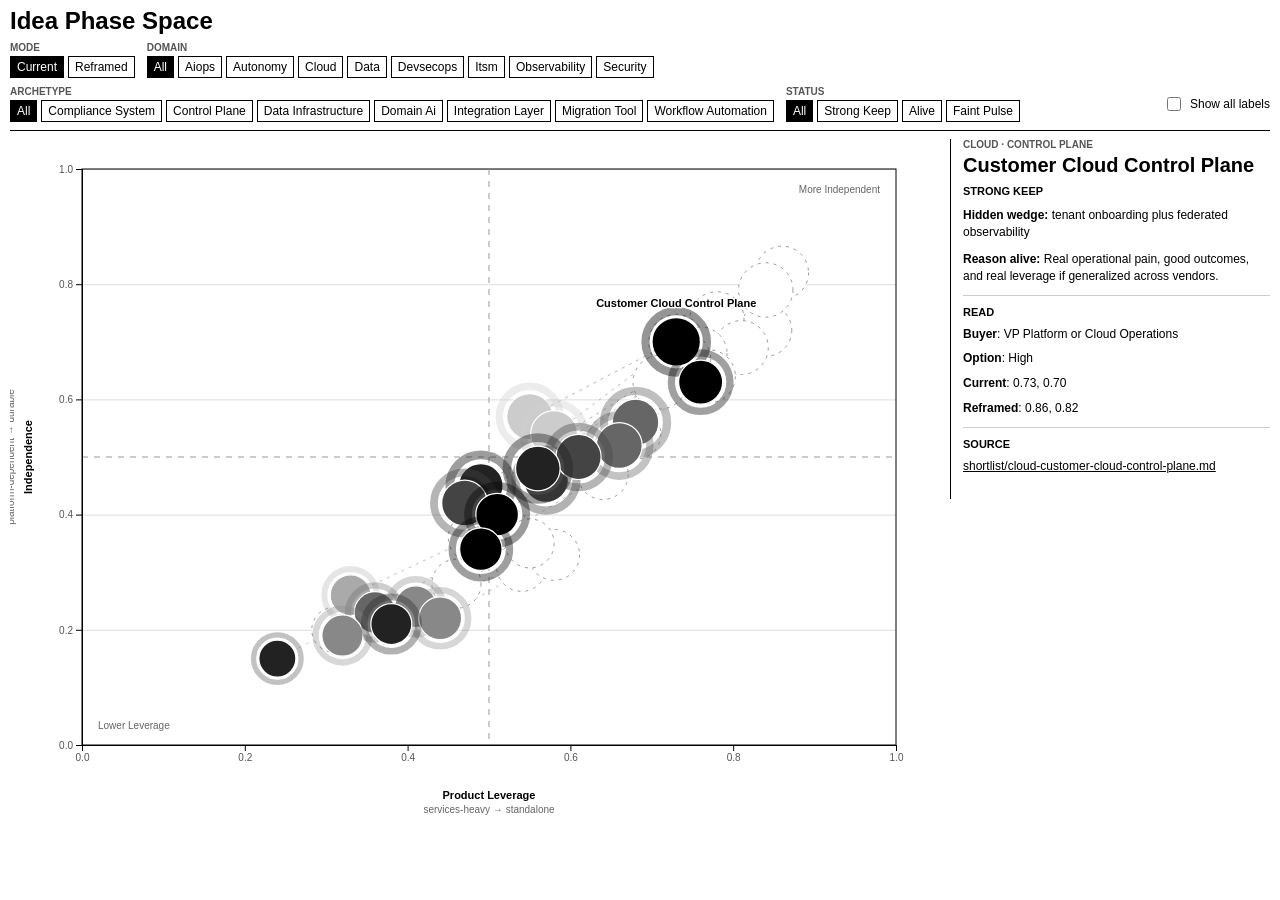
<file: viz/index.html>
<!doctype html>
<html lang="en">
  <head>
    <meta charset="utf-8">
    <meta name="viewport" content="width=device-width, initial-scale=1">
    <title>Idea Phase Space</title>
    <link rel="stylesheet" href="./styles.css">
  </head>
  <body>
    <div class="app-shell">
      <header class="topbar">
        <h1>Idea Phase Space</h1>
      </header>

      <section class="control-strip">
        <div class="control-group">
          <span class="control-label">Mode</span>
          <div class="segmented" id="mode-toggle">
            <button type="button" class="is-active" data-mode="current">Current</button>
            <button type="button" data-mode="reframed">Reframed</button>
          </div>
        </div>
        <div class="control-group" id="domain-filter"></div>
        <div class="control-group" id="archetype-filter"></div>
        <div class="control-group" id="status-filter"></div>
        <label class="checkbox-control">
          <input type="checkbox" id="show-all-labels">
          <span>Show all labels</span>
        </label>
      </section>

      <main class="workspace">
        <section class="chart-panel">
          <div class="chart-frame">
            <svg id="phase-space" aria-label="Idea phase space scatterplot"></svg>
          </div>
        </section>

        <aside class="detail-panel">
          <div class="detail-card" id="detail-card"></div>
        </aside>
      </main>
    </div>

    <script src="./d3.min.js"></script>
    <script src="./data/ontology.shortlist.js"></script>
    <script src="./app.js"></script>
  </body>
</html>
</file>
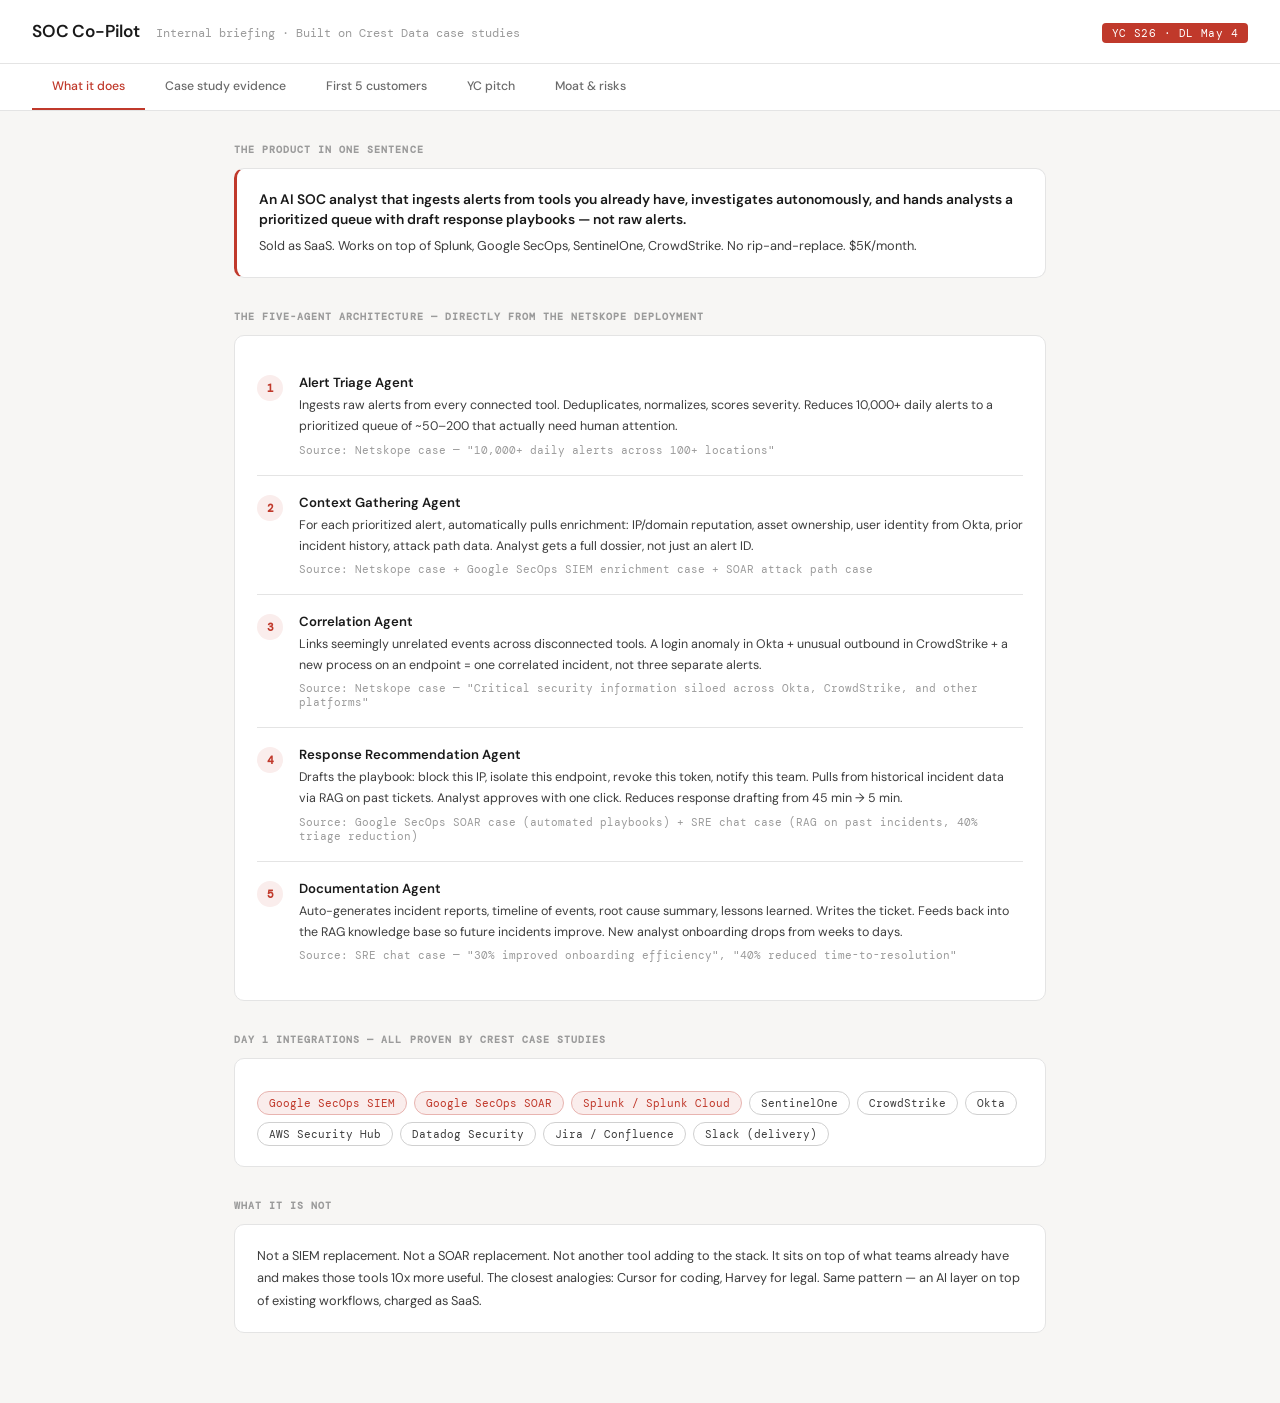
<file: soc_copilot_full_breakdown.html>
<!DOCTYPE html>
<html lang="en">
<head>
<meta charset="UTF-8">
<meta name="viewport" content="width=device-width, initial-scale=1.0">
<title>SOC Co-Pilot — Full Breakdown</title>
<style>
  @import url('https://fonts.googleapis.com/css2?family=DM+Mono:wght@400;500&family=DM+Sans:wght@300;400;500;600&display=swap');

  *, *::before, *::after { box-sizing: border-box; margin: 0; padding: 0; }

  :root {
    --red: #C0392B;
    --red-light: #FAEDEC;
    --red-mid: #E8B4B0;
    --amber: #B7600A;
    --amber-light: #FDF3E3;
    --green: #2D6A4F;
    --green-light: #EAF4EE;
    --blue: #1A4F8A;
    --blue-light: #EBF2FB;
    --ink: #1A1A1A;
    --ink-2: #3D3D3D;
    --ink-3: #6B6B6B;
    --ink-4: #9B9B9B;
    --border: #E4E4E4;
    --border-2: #D0D0D0;
    --bg: #F7F6F4;
    --white: #FFFFFF;
    --card: #FFFFFF;
  }

  html { font-size: 15px; }

  body {
    font-family: 'DM Sans', sans-serif;
    background: var(--bg);
    color: var(--ink);
    min-height: 100vh;
    padding: 0;
  }

  /* HEADER */
  .site-header {
    background: var(--white);
    border-bottom: 1px solid var(--border);
    padding: 20px 32px;
    display: flex;
    align-items: baseline;
    gap: 16px;
  }
  .site-title {
    font-size: 1.15rem;
    font-weight: 600;
    color: var(--ink);
    letter-spacing: -0.01em;
  }
  .site-sub {
    font-size: 0.8rem;
    color: var(--ink-4);
    font-family: 'DM Mono', monospace;
  }
  .yc-badge {
    margin-left: auto;
    font-size: 0.72rem;
    font-family: 'DM Mono', monospace;
    background: var(--red);
    color: white;
    padding: 3px 10px;
    border-radius: 4px;
    letter-spacing: 0.04em;
  }

  /* TABS */
  .tabs-bar {
    background: var(--white);
    border-bottom: 1px solid var(--border);
    padding: 0 32px;
    display: flex;
    gap: 0;
    overflow-x: auto;
  }
  .tab-btn {
    font-family: 'DM Sans', sans-serif;
    font-size: 0.82rem;
    font-weight: 500;
    color: var(--ink-3);
    padding: 14px 20px;
    border: none;
    background: none;
    cursor: pointer;
    border-bottom: 2px solid transparent;
    white-space: nowrap;
    transition: color 0.15s, border-color 0.15s;
  }
  .tab-btn:hover { color: var(--ink); }
  .tab-btn.active { color: var(--red); border-bottom-color: var(--red); }

  /* CONTENT */
  .content { max-width: 860px; margin: 0 auto; padding: 32px 24px 60px; }

  .panel { display: none; }
  .panel.active { display: block; }

  /* SECTION LABEL */
  .sec-label {
    font-size: 0.68rem;
    font-weight: 600;
    letter-spacing: 0.1em;
    text-transform: uppercase;
    color: var(--ink-4);
    font-family: 'DM Mono', monospace;
    margin-bottom: 12px;
    margin-top: 32px;
  }
  .sec-label:first-child { margin-top: 0; }

  /* CARDS */
  .card {
    background: var(--card);
    border: 1px solid var(--border);
    border-radius: 10px;
    padding: 20px 22px;
    margin-bottom: 10px;
  }
  .card.accent-red { border-left: 3px solid var(--red); }
  .card.accent-blue { border-left: 3px solid var(--blue); }
  .card.accent-green { border-left: 3px solid var(--green); }

  .card-title {
    font-size: 0.92rem;
    font-weight: 600;
    color: var(--ink);
    margin-bottom: 6px;
    line-height: 1.45;
  }
  .card-body {
    font-size: 0.85rem;
    color: var(--ink-2);
    line-height: 1.75;
  }

  /* BADGE */
  .badge {
    display: inline-block;
    font-size: 0.68rem;
    font-family: 'DM Mono', monospace;
    padding: 2px 8px;
    border-radius: 4px;
    font-weight: 500;
    margin-bottom: 8px;
  }
  .badge-red { background: var(--red-light); color: var(--red); }
  .badge-amber { background: var(--amber-light); color: var(--amber); }
  .badge-green { background: var(--green-light); color: var(--green); }
  .badge-blue { background: var(--blue-light); color: var(--blue); }

  /* STEP LIST */
  .steps { display: flex; flex-direction: column; gap: 0; }
  .step {
    display: flex;
    gap: 16px;
    padding: 18px 0;
    border-bottom: 1px solid var(--border);
  }
  .step:last-child { border-bottom: none; }
  .step-num {
    width: 26px; height: 26px;
    border-radius: 50%;
    background: var(--red-light);
    color: var(--red);
    font-size: 0.72rem;
    font-weight: 600;
    font-family: 'DM Mono', monospace;
    display: flex; align-items: center; justify-content: center;
    flex-shrink: 0;
    margin-top: 1px;
  }
  .step-content { flex: 1; }
  .step-title { font-size: 0.88rem; font-weight: 600; color: var(--ink); margin-bottom: 4px; }
  .step-body { font-size: 0.83rem; color: var(--ink-2); line-height: 1.7; }
  .step-source { font-size: 0.73rem; color: var(--ink-4); font-family: 'DM Mono', monospace; margin-top: 5px; }

  /* TAG ROW */
  .tag-row { display: flex; flex-wrap: wrap; gap: 6px; margin-top: 10px; }
  .tag {
    font-size: 0.7rem;
    padding: 2px 9px;
    border-radius: 4px;
    font-family: 'DM Mono', monospace;
    background: var(--bg);
    color: var(--ink-3);
    border: 1px solid var(--border);
  }

  /* EVIDENCE BOX */
  .evidence-box {
    background: var(--bg);
    border-radius: 6px;
    padding: 12px 14px;
    margin-top: 10px;
  }
  .evidence-label {
    font-size: 0.65rem;
    font-weight: 600;
    letter-spacing: 0.08em;
    text-transform: uppercase;
    color: var(--ink-4);
    font-family: 'DM Mono', monospace;
    margin-bottom: 7px;
  }
  .evidence-item {
    font-size: 0.8rem;
    color: var(--ink-2);
    line-height: 1.65;
    padding-left: 14px;
    position: relative;
    margin-bottom: 3px;
  }
  .evidence-item::before { content: "→"; position: absolute; left: 0; color: var(--red); font-size: 0.72rem; top: 2px; }

  /* TABLE */
  .data-table { width: 100%; border-collapse: collapse; font-size: 0.82rem; }
  .data-table th {
    text-align: left;
    font-size: 0.7rem;
    font-weight: 600;
    letter-spacing: 0.06em;
    text-transform: uppercase;
    color: var(--ink-4);
    font-family: 'DM Mono', monospace;
    padding: 8px 12px;
    border-bottom: 1px solid var(--border-2);
    background: var(--bg);
  }
  .data-table td {
    padding: 12px 12px;
    border-bottom: 1px solid var(--border);
    color: var(--ink-2);
    line-height: 1.6;
    vertical-align: top;
  }
  .data-table tr:last-child td { border-bottom: none; }
  .data-table tr:hover td { background: var(--bg); }
  .data-table .td-name { font-weight: 600; color: var(--ink); white-space: nowrap; }
  .data-table .td-acv { color: var(--green); font-weight: 600; font-family: 'DM Mono', monospace; white-space: nowrap; }
  .table-wrap { background: var(--card); border: 1px solid var(--border); border-radius: 10px; overflow: hidden; }

  /* METRIC ROW */
  .metric-row { display: grid; grid-template-columns: repeat(3, 1fr); gap: 10px; margin-bottom: 24px; }
  .metric-card {
    background: var(--card);
    border: 1px solid var(--border);
    border-radius: 10px;
    padding: 16px;
    text-align: center;
  }
  .metric-num { font-size: 1.8rem; font-weight: 600; color: var(--ink); font-family: 'DM Mono', monospace; }
  .metric-lbl { font-size: 0.75rem; color: var(--ink-3); margin-top: 3px; line-height: 1.4; }

  /* NOTE BOX */
  .note {
    font-size: 0.82rem;
    color: var(--ink-2);
    line-height: 1.75;
    padding: 14px 16px;
    background: var(--red-light);
    border-radius: 8px;
    border-left: 3px solid var(--red);
    margin-top: 16px;
  }

  /* PITCH STEP */
  .pitch-step {
    background: var(--card);
    border: 1px solid var(--border);
    border-radius: 10px;
    padding: 18px 22px;
    margin-bottom: 10px;
    display: flex;
    gap: 16px;
    align-items: flex-start;
  }
  .pitch-num {
    font-size: 0.72rem;
    font-family: 'DM Mono', monospace;
    font-weight: 600;
    color: var(--red);
    background: var(--red-light);
    width: 26px; height: 26px;
    border-radius: 50%;
    display: flex; align-items: center; justify-content: center;
    flex-shrink: 0;
  }
  .pitch-content { flex: 1; }
  .pitch-title { font-size: 0.88rem; font-weight: 600; color: var(--ink); margin-bottom: 5px; }
  .pitch-body { font-size: 0.83rem; color: var(--ink-2); line-height: 1.72; }

  /* MOAT / RISK */
  .two-col { display: grid; grid-template-columns: 1fr 1fr; gap: 10px; }
  @media (max-width: 600px) { .two-col { grid-template-columns: 1fr; } .metric-row { grid-template-columns: 1fr 1fr; } }

  .divider { border: none; border-top: 1px solid var(--border); margin: 28px 0; }

  /* INTEGRATION PILLS */
  .pill-group { display: flex; flex-wrap: wrap; gap: 7px; margin-top: 12px; }
  .pill {
    font-size: 0.73rem;
    font-family: 'DM Mono', monospace;
    padding: 4px 11px;
    border-radius: 20px;
    border: 1px solid var(--border-2);
    color: var(--ink-2);
    background: var(--white);
  }
  .pill.red { background: var(--red-light); border-color: var(--red-mid); color: var(--red); }

</style>
</head>
<body>

<div class="site-header">
  <div class="site-title">SOC Co-Pilot</div>
  <div class="site-sub">Internal briefing · Built on Crest Data case studies</div>
  <div class="yc-badge">YC S26 · DL May 4</div>
</div>

<div class="tabs-bar">
  <button class="tab-btn active" onclick="showTab('product', this)">What it does</button>
  <button class="tab-btn" onclick="showTab('evidence', this)">Case study evidence</button>
  <button class="tab-btn" onclick="showTab('customers', this)">First 5 customers</button>
  <button class="tab-btn" onclick="showTab('pitch', this)">YC pitch</button>
  <button class="tab-btn" onclick="showTab('moat', this)">Moat & risks</button>
</div>

<div class="content">

<!-- ─── WHAT IT DOES ─── -->
<div class="panel active" id="panel-product">

  <div class="sec-label">The product in one sentence</div>
  <div class="card accent-red">
    <div class="card-title">An AI SOC analyst that ingests alerts from tools you already have, investigates autonomously, and hands analysts a prioritized queue with draft response playbooks — not raw alerts.</div>
    <div class="card-body" style="margin-top:6px;">Sold as SaaS. Works on top of Splunk, Google SecOps, SentinelOne, CrowdStrike. No rip-and-replace. $5K/month.</div>
  </div>

  <div class="sec-label">The five-agent architecture — directly from the Netskope deployment</div>
  <div class="card">
    <div class="steps">
      <div class="step">
        <div class="step-num">1</div>
        <div class="step-content">
          <div class="step-title">Alert Triage Agent</div>
          <div class="step-body">Ingests raw alerts from every connected tool. Deduplicates, normalizes, scores severity. Reduces 10,000+ daily alerts to a prioritized queue of ~50–200 that actually need human attention.</div>
          <div class="step-source">Source: Netskope case — "10,000+ daily alerts across 100+ locations"</div>
        </div>
      </div>
      <div class="step">
        <div class="step-num">2</div>
        <div class="step-content">
          <div class="step-title">Context Gathering Agent</div>
          <div class="step-body">For each prioritized alert, automatically pulls enrichment: IP/domain reputation, asset ownership, user identity from Okta, prior incident history, attack path data. Analyst gets a full dossier, not just an alert ID.</div>
          <div class="step-source">Source: Netskope case + Google SecOps SIEM enrichment case + SOAR attack path case</div>
        </div>
      </div>
      <div class="step">
        <div class="step-num">3</div>
        <div class="step-content">
          <div class="step-title">Correlation Agent</div>
          <div class="step-body">Links seemingly unrelated events across disconnected tools. A login anomaly in Okta + unusual outbound in CrowdStrike + a new process on an endpoint = one correlated incident, not three separate alerts.</div>
          <div class="step-source">Source: Netskope case — "Critical security information siloed across Okta, CrowdStrike, and other platforms"</div>
        </div>
      </div>
      <div class="step">
        <div class="step-num">4</div>
        <div class="step-content">
          <div class="step-title">Response Recommendation Agent</div>
          <div class="step-body">Drafts the playbook: block this IP, isolate this endpoint, revoke this token, notify this team. Pulls from historical incident data via RAG on past tickets. Analyst approves with one click. Reduces response drafting from 45 min → 5 min.</div>
          <div class="step-source">Source: Google SecOps SOAR case (automated playbooks) + SRE chat case (RAG on past incidents, 40% triage reduction)</div>
        </div>
      </div>
      <div class="step">
        <div class="step-num">5</div>
        <div class="step-content">
          <div class="step-title">Documentation Agent</div>
          <div class="step-body">Auto-generates incident reports, timeline of events, root cause summary, lessons learned. Writes the ticket. Feeds back into the RAG knowledge base so future incidents improve. New analyst onboarding drops from weeks to days.</div>
          <div class="step-source">Source: SRE chat case — "30% improved onboarding efficiency", "40% reduced time-to-resolution"</div>
        </div>
      </div>
    </div>
  </div>

  <div class="sec-label">Day 1 integrations — all proven by Crest case studies</div>
  <div class="card">
    <div class="pill-group">
      <span class="pill red">Google SecOps SIEM</span>
      <span class="pill red">Google SecOps SOAR</span>
      <span class="pill red">Splunk / Splunk Cloud</span>
      <span class="pill">SentinelOne</span>
      <span class="pill">CrowdStrike</span>
      <span class="pill">Okta</span>
      <span class="pill">AWS Security Hub</span>
      <span class="pill">Datadog Security</span>
      <span class="pill">Jira / Confluence</span>
      <span class="pill">Slack (delivery)</span>
    </div>
  </div>

  <div class="sec-label">What it is not</div>
  <div class="card">
    <div class="card-body">Not a SIEM replacement. Not a SOAR replacement. Not another tool adding to the stack. It sits on top of what teams already have and makes those tools 10x more useful. The closest analogies: Cursor for coding, Harvey for legal. Same pattern — an AI layer on top of existing workflows, charged as SaaS.</div>
  </div>

</div>

<!-- ─── CASE STUDY EVIDENCE ─── -->
<div class="panel" id="panel-evidence">

  <div class="sec-label">What each case study proves for your YC application</div>

  <div class="card accent-red" style="margin-bottom:10px;">
    <div class="badge badge-red">Must-have · Tier 1</div>
    <div class="card-title">Netskope — Multi-Agentic AI (AWS Bedrock + LangGraph + Anthropic Claude)</div>
    <div class="card-body">This is the product. Five agents already designed, built, and shipped. 10,000+ daily alerts was the real customer problem. The stack — AWS Bedrock, LangGraph, Anthropic Claude, Streamlit, Kubernetes — is the exact stack for v1. <strong>YC use: "We already built v0 of this product for a $3B+ security company and it's running in production."</strong></div>
    <div class="tag-row">
      <span class="tag" style="background:var(--red-light);color:var(--red);border-color:var(--red-mid);">Proves: architecture works</span>
      <span class="tag" style="background:var(--red-light);color:var(--red);border-color:var(--red-mid);">Proves: real enterprise pain</span>
      <span class="tag" style="background:var(--red-light);color:var(--red);border-color:var(--red-mid);">Proves: Claude + AWS Bedrock stack</span>
    </div>
  </div>

  <div class="card accent-blue" style="margin-bottom:10px;">
    <div class="badge badge-blue">Must-have · Tier 1</div>
    <div class="card-title">Google SecOps SIEM — Threat Intel Enrichment</div>
    <div class="card-body">Proves the Context Gathering Agent works. Automated enrichment of IPs, domains, hashes. UDM normalization. Real-time IOC matching against live telemetry. The "insufficient context" problem = analyst pain = the core value prop of the SOC co-pilot.</div>
    <div class="tag-row">
      <span class="tag" style="background:var(--blue-light);color:var(--blue);border-color:#B8D0EE;">Proves: enrichment pipeline</span>
      <span class="tag" style="background:var(--blue-light);color:var(--blue);border-color:#B8D0EE;">Proves: UDM/normalization depth</span>
      <span class="tag" style="background:var(--blue-light);color:var(--blue);border-color:#B8D0EE;">Proves: Google SecOps expertise</span>
    </div>
  </div>

  <div class="card accent-blue" style="margin-bottom:10px;">
    <div class="badge badge-blue">Must-have · Tier 1</div>
    <div class="card-title">Google SecOps SOAR — Exposure Management Integration</div>
    <div class="card-body">Proves the Response Recommendation Agent. Automated playbooks, risk scoring across 20+ parameters, breach point management. "Manual workflows: remediation actions required manual intervention across multiple platforms" = exact problem being solved.</div>
    <div class="tag-row">
      <span class="tag" style="background:var(--blue-light);color:var(--blue);border-color:#B8D0EE;">Proves: playbook automation</span>
      <span class="tag" style="background:var(--blue-light);color:var(--blue);border-color:#B8D0EE;">Proves: risk scoring engine</span>
      <span class="tag" style="background:var(--blue-light);color:var(--blue);border-color:#B8D0EE;">Proves: cross-platform SOAR</span>
    </div>
  </div>

  <div class="card accent-green" style="margin-bottom:10px;">
    <div class="badge badge-green">Good to have · Tier 2</div>
    <div class="card-title">XDR Cloud Ops — Multi-Tenant AWS Architecture</div>
    <div class="card-body">Proves the SaaS infrastructure. Federated observability, tenant isolation, automated onboarding from 6–8 hrs → 30 min, 35% cost reduction. <strong>70–80% faster incident detection</strong> — the single best hard metric in the entire case study library.</div>
    <div class="tag-row">
      <span class="tag" style="background:var(--green-light);color:var(--green);border-color:#A8D4BC;">Proves: multi-tenant SaaS infra</span>
      <span class="tag" style="background:var(--green-light);color:var(--green);border-color:#A8D4BC;">Proves: 70–80% faster detection</span>
      <span class="tag" style="background:var(--green-light);color:var(--green);border-color:#A8D4BC;">Proves: enterprise AWS scale</span>
    </div>
  </div>

  <div class="card accent-green" style="margin-bottom:10px;">
    <div class="badge badge-green">Good to have · Tier 2</div>
    <div class="card-title">SRE AI Chat App (SASE Unicorn) — RAG on Jira/Confluence</div>
    <div class="card-body"><strong>40% reduction in time-to-resolution.</strong> 30% faster onboarding. Slack-native delivery. RAG on operational knowledge base. This is the analyst-facing UX layer — the interface analysts actually use every day.</div>
    <div class="tag-row">
      <span class="tag" style="background:var(--green-light);color:var(--green);border-color:#A8D4BC;">Proves: 40% TTR reduction (hard metric)</span>
      <span class="tag" style="background:var(--green-light);color:var(--green);border-color:#A8D4BC;">Proves: RAG on incident history</span>
      <span class="tag" style="background:var(--green-light);color:var(--green);border-color:#A8D4BC;">Proves: Slack-native UX</span>
    </div>
  </div>

  <div class="note">Combined, these 5 cases prove every layer of the product stack: alert ingestion → enrichment → correlation → playbook generation → documentation. No other YC applicant in this space can point to 5 shipped customer deployments as proof. That is the unfair advantage.</div>

</div>

<!-- ─── FIRST 5 CUSTOMERS ─── -->
<div class="panel" id="panel-customers">

  <div class="sec-label">First 5 paying customers — who to call and why they'll say yes</div>

  <div class="table-wrap">
    <table class="data-table">
      <thead>
        <tr>
          <th>#</th>
          <th>Who</th>
          <th>Why they buy</th>
          <th>Entry point</th>
          <th>ACV est.</th>
        </tr>
      </thead>
      <tbody>
        <tr>
          <td><strong>1</strong></td>
          <td class="td-name">Netskope<br><span style="font-size:0.72rem;color:var(--ink-4);font-weight:400;">Existing Crest customer</span></td>
          <td>Already paid for v0. The multi-agentic system is running. Ask to productize it — charge SaaS fees instead of T&M. Easiest sales call possible.</td>
          <td>Direct via existing Crest relationship. Ask for a pilot contract to run productized version alongside current deployment.</td>
          <td class="td-acv">$120–180K</td>
        </tr>
        <tr>
          <td><strong>2</strong></td>
          <td class="td-name">The SASE unicorn<br><span style="font-size:0.72rem;color:var(--ink-4);font-weight:400;">SRE chat app customer</span></td>
          <td>Already using Crest's AI chat for SRE ops. 40% TTR reduction proven. Natural expansion: "same thing, but for your SOC team." They already trust the approach.</td>
          <td>Expand existing account. Frame as "SOC edition" of the tool they already love.</td>
          <td class="td-acv">$80–150K</td>
        </tr>
        <tr>
          <td><strong>3</strong></td>
          <td class="td-name">Mid-market FinTech / RegTech<br><span style="font-size:0.72rem;color:var(--ink-4);font-weight:400;">New logo, high-pain vertical</span></td>
          <td>FinTechs face SOC2, PCI-DSS, FedRAMP compliance pressure. Can't afford 10-person SOC. The Crest RegTech AWS case proves this vertical trusts Crest.</td>
          <td>Warm intro via Crest's existing FinTech customer base. Lead with compliance angle: "meet your incident response SLA requirements."</td>
          <td class="td-acv">$60–100K</td>
        </tr>
        <tr>
          <td><strong>4</strong></td>
          <td class="td-name">Google SecOps customer<br><span style="font-size:0.72rem;color:var(--ink-4);font-weight:400;">Via Google partnership</span></td>
          <td>Crest has deep Google SecOps expertise and 2 live case studies on it. Every Google SecOps customer struggles with alert volume — Crest has a proven solution that sits natively on their stack.</td>
          <td>Approach via Google Cloud Partner Program. Position as a Google SecOps add-on. Google's CSMs can intro you to struggling customers.</td>
          <td class="td-acv">$80–120K</td>
        </tr>
        <tr>
          <td><strong>5</strong></td>
          <td class="td-name">MSSP (as reseller)<br><span style="font-size:0.72rem;color:var(--ink-4);font-weight:400;">Channel play</span></td>
          <td>MSSPs serve 10–100 mid-market clients each. Sell to one MSSP and you reach their entire client base. Crest already built the MSSP Portal — that team trusts Crest's architecture.</td>
          <td>Partner model: white-label the SOC co-pilot. MSSP marks it up to clients. Revenue share or per-seat licensing.</td>
          <td class="td-acv">$200–400K</td>
        </tr>
      </tbody>
    </table>
  </div>

  <div class="note">For YC: customers 1 and 2 should be design partners before you submit — meaning they've agreed (even informally) to pilot the product. One LOI or paid pilot beats 100 cold leads in a YC application.</div>

</div>

<!-- ─── YC PITCH ─── -->
<div class="panel" id="panel-pitch">

  <div class="sec-label">One-liner — for the application form</div>
  <div class="card accent-red">
    <div class="card-body" style="font-size:0.95rem;font-weight:500;color:var(--ink);">We're building an AI SOC analyst that reduces security alert triage from hours to minutes — we already deployed v0 for Netskope, a $3B+ security company, handling 10,000+ daily alerts in production.</div>
  </div>

  <div class="sec-label">Slide-by-slide narrative</div>

  <div class="pitch-step">
    <div class="pitch-num">1</div>
    <div class="pitch-content">
      <div class="pitch-title">The problem — use the exact numbers from the cases</div>
      <div class="pitch-body">Enterprise SOCs handle 10,000+ alerts per day. Analysts manually investigate each one across 5–8 disconnected tools. 80% of alerts are noise. The 20% that matter take 4–6 hours to triage. Meanwhile the adversary is moving in minutes. Security teams are understaffed by design — there aren't enough analysts in the world to hire your way out of this.</div>
    </div>
  </div>

  <div class="pitch-step">
    <div class="pitch-num">2</div>
    <div class="pitch-content">
      <div class="pitch-title">Why now</div>
      <div class="pitch-body">Three things converged: (1) LLMs can now reason across multi-step security investigations, (2) AWS Bedrock + LangGraph make multi-agent orchestration production-ready, (3) SOC teams are at a breaking point — alert volume grew 30% YoY while headcount stayed flat. The security tools have great APIs but no intelligence layer. We are the intelligence layer.</div>
    </div>
  </div>

  <div class="pitch-step">
    <div class="pitch-num">3</div>
    <div class="pitch-content">
      <div class="pitch-title">The solution — demo the agent flow</div>
      <div class="pitch-body">Show the 5-agent loop: alert ingestion → enrichment → cross-tool correlation → playbook draft → one-click response + auto-documentation. Key metrics to anchor: 40% reduction in time-to-resolution (SRE case). 70–80% faster incident detection (XDR case). Show the Slack interface — analysts live in Slack, the tool comes to them.</div>
    </div>
  </div>

  <div class="pitch-step">
    <div class="pitch-num">4</div>
    <div class="pitch-content">
      <div class="pitch-title">Traction — your strongest slide</div>
      <div class="pitch-body">Through Crest Data we've already shipped this system for: (1) A $3B+ SSE/Zero Trust company — live, handling 10K+ alerts/day; (2) A unicorn SASE company — 40% TTR reduction; (3) An XDR cybersecurity firm — 70–80% faster detection. We have relationships with 150+ enterprise security customers and partnerships with AWS, Google, Splunk, SentinelOne. No cold-start startup can match this on day one.</div>
    </div>
  </div>

  <div class="pitch-step">
    <div class="pitch-num">5</div>
    <div class="pitch-content">
      <div class="pitch-title">Business model</div>
      <div class="pitch-body">SaaS, priced per analyst seat + alert volume tier. $3–8K/month for 5–20 analyst teams (mid-market). $15–40K/month for enterprise. Channel: white-label to MSSPs serving 10–50 clients each. Target: $1M ARR in 12 months from 3 enterprise + 2 MSSP accounts.</div>
    </div>
  </div>

  <div class="pitch-step">
    <div class="pitch-num">6</div>
    <div class="pitch-content">
      <div class="pitch-title">Why us — the most important slide</div>
      <div class="pitch-body">We didn't come up with this idea from a blog post. We built it, deployed it, and measured the results for paying enterprise customers. Crest Data has 1,200+ engineers, 5,500+ completed projects, and direct partnerships with every tool in the security stack. The founding team has shipped production multi-agentic AI systems in enterprise security. No other team applying to YC this batch has this on day one.</div>
    </div>
  </div>

</div>

<!-- ─── MOAT & RISKS ─── -->
<div class="panel" id="panel-moat">

  <div class="sec-label">The real moat</div>
  <div class="card accent-red">
    <div class="card-title">Data flywheel — the compounding advantage</div>
    <div class="card-body">Every investigation the AI runs, every playbook it drafts, every false positive corrected by an analyst feeds back into the model. Customer 10 gets a dramatically better product than customer 1. Security AI compounds: proprietary incident data is the asset no competitor can replicate. The longer you're deployed, the smarter the system gets for that specific customer environment.</div>
  </div>

  <div class="sec-label">Moat layers</div>
  <div class="two-col">
    <div class="card accent-blue">
      <div class="card-title">Integration depth</div>
      <div class="card-body">Crest built the integrations for Google SecOps UDM, Splunk HEC, SentinelOne API, CrowdStrike, Okta, XDR platforms. These take months to build correctly. A new entrant starts from scratch. Crest's engineers are the integration blueprint.</div>
    </div>
    <div class="card accent-blue">
      <div class="card-title">Customer trust</div>
      <div class="card-body">Security teams don't give API access to tools they don't trust. Crest already has that trust with 150+ enterprise customers. Cold outbound can't buy this. A new competitor can build a better UI but can't shortcut 10 years of relationships.</div>
    </div>
    <div class="card accent-blue">
      <div class="card-title">Multi-tenant SaaS architecture</div>
      <div class="card-body">The XDR case proves the infrastructure: tenant isolation, automated onboarding in 30 min, federated observability. Most competitors spend 6–9 months on infra before writing a single line of product code.</div>
    </div>
    <div class="card accent-blue">
      <div class="card-title">Vendor neutrality</div>
      <div class="card-body">We work across CrowdStrike AND SentinelOne AND Google SecOps AND Splunk simultaneously. Every platform vendor is incentivized to lock customers in. We work for everyone. That neutrality is a structural advantage.</div>
    </div>
  </div>

  <div class="sec-label">Honest risks — and the answers</div>

  <div class="card" style="margin-bottom:10px;">
    <div class="badge badge-red">Risk</div>
    <div class="card-title">CrowdStrike / Palo Alto build this themselves</div>
    <div class="card-body">Platform vendors are incentivized to lock customers in. A CrowdStrike-built version only works for pure CrowdStrike shops. We work for everyone. Also: Palo Alto's XSIAM costs $500K+ and requires ripping out your stack. We're $5K/month and plug into what you have. Specialization beats platform bloat.</div>
  </div>

  <div class="card" style="margin-bottom:10px;">
    <div class="badge badge-amber">Risk</div>
    <div class="card-title">Dropzone AI (YC-backed, direct competitor)</div>
    <div class="card-body">Real and good. Focused on SMB Tier 1 triage automation — does this alert need a human or not. We go deeper: full investigation automation, cross-vendor correlation, SOAR playbook generation, MSSP channel, mid-market segment. Know Dropzone AI cold before the YC interview.</div>
  </div>

  <div class="card" style="margin-bottom:10px;">
    <div class="badge badge-amber">Risk</div>
    <div class="card-title">AI hallucinations in security = dangerous false negatives</div>
    <div class="card-body">Human-in-the-loop is non-negotiable. The system drafts, the analyst approves. No autonomous action on anything consequential. This is how the Netskope system was designed from day one: "Human-in-the-loop integration points for critical decisions." Lead with this in every customer conversation.</div>
  </div>

  <div class="card" style="margin-bottom:10px;">
    <div class="badge badge-amber">Risk</div>
    <div class="card-title">Dependency on Crest Data</div>
    <div class="card-body">Crest is the launchpad, not the engine. We own the code. We own the customer relationships once established directly. We own the data flywheel. After 6 months our customers open doors, not Crest. Ideally Crest becomes a channel partner or investor — aligned incentives, not a single point of failure.</div>
  </div>

</div>

</div><!-- /content -->

<script>
  function showTab(id, btn) {
    document.querySelectorAll('.panel').forEach(p => p.classList.remove('active'));
    document.querySelectorAll('.tab-btn').forEach(b => b.classList.remove('active'));
    document.getElementById('panel-' + id).classList.add('active');
    btn.classList.add('active');
  }
</script>

</body>
</html>
</file>
<file: viz/styles.css>
:root {
  --bg: #fff;
  --ink: #000;
  --muted: #555;
  --line: #000;
}

* {
  box-sizing: border-box;
}

html,
body {
  margin: 0;
  min-height: 100%;
}

body {
  background: var(--bg);
  color: var(--ink);
  font-family: Verdana, Arial, sans-serif;
  font-size: 12px;
}

.app-shell {
  width: min(1400px, calc(100vw - 20px));
  margin: 0 auto;
  padding: 8px 0 16px;
}

.topbar {
  margin-bottom: 8px;
}

h1 {
  margin: 0;
  font-size: 24px;
  line-height: 1.1;
  font-weight: 700;
}

.control-strip {
  display: flex;
  flex-wrap: wrap;
  gap: 8px 12px;
  align-items: center;
  padding: 0 0 8px;
  margin-bottom: 8px;
  border-bottom: 1px solid var(--line);
}

.control-group {
  display: flex;
  flex-direction: column;
  gap: 3px;
}

.control-label {
  color: var(--muted);
  font-size: 10px;
  font-weight: 700;
  text-transform: uppercase;
}

.segmented,
.pill-row {
  display: flex;
  flex-wrap: wrap;
  gap: 4px;
}

button,
.pill {
  appearance: none;
  border: 1px solid var(--line);
  border-radius: 0;
  background: #fff;
  color: var(--ink);
  cursor: pointer;
  font: inherit;
  padding: 2px 6px;
  min-height: 22px;
}

button:hover,
.pill:hover {
  background: #f2f2f2;
}

button.is-active,
.pill.is-active {
  background: #000;
  color: #fff;
}

.checkbox-control {
  display: inline-flex;
  align-items: center;
  gap: 6px;
  margin-left: auto;
  color: var(--ink);
  font-size: 12px;
}

.checkbox-control input {
  width: 14px;
  height: 14px;
  accent-color: #000;
}

.workspace {
  display: grid;
  grid-template-columns: minmax(0, 1fr) 320px;
  gap: 12px;
}

.chart-panel,
.detail-panel {
  min-width: 0;
}

.chart-frame {
  padding: 0;
}

#phase-space {
  display: block;
  width: 100%;
  height: min(76vh, 780px);
  min-height: 520px;
}

.detail-card {
  min-height: 360px;
  padding-left: 12px;
  border-left: 1px solid var(--line);
}

.detail-kicker {
  margin: 0 0 4px;
  color: var(--muted);
  font-size: 10px;
  font-weight: 700;
  text-transform: uppercase;
}

.detail-title {
  margin: 0 0 8px;
  font-size: 20px;
  line-height: 1.15;
}

.status-pill {
  margin-bottom: 10px;
  font-size: 11px;
  font-weight: 700;
  text-transform: uppercase;
}

.detail-copy {
  margin: 0 0 10px;
  line-height: 1.4;
}

.detail-section {
  margin-top: 10px;
  padding-top: 10px;
  border-top: 1px solid #ccc;
}

.detail-section h3 {
  margin: 0 0 8px;
  font-size: 11px;
  text-transform: uppercase;
}

.detail-row {
  margin: 0 0 8px;
  line-height: 1.4;
}

.detail-row strong {
  color: var(--ink);
}

.detail-link {
  color: #000;
  text-decoration: underline;
}

.detail-link:hover {
  color: #000;
}

.empty-state {
  line-height: 1.5;
}

.quadrant-label {
  fill: #666;
  font-size: 10px;
}

.axis-title {
  fill: #000;
  font-size: 11px;
  font-weight: 700;
}

.axis-subtitle {
  fill: #666;
  font-size: 10px;
}

.tick text {
  fill: #555;
  font-size: 10px;
}

.tick line,
.domain {
  stroke: #000;
}

.grid line {
  stroke: #ddd;
}

.grid .domain {
  display: none;
}

.trajectory {
  fill: none;
  stroke: #777;
  stroke-dasharray: 3 5;
}

.ghost {
  fill: #fff;
  stroke: #999;
  stroke-dasharray: 3 5;
}

.node {
  cursor: pointer;
}

.node.is-dimmed {
  opacity: 0.25;
}

.node.is-highlighted .core,
.node.is-selected .core {
  stroke: #000;
  stroke-width: 2.2px;
}

.halo {
  fill: none;
}

.core {
  stroke: #fff;
  stroke-width: 1.2px;
}

.label {
  fill: #000;
  font-size: 11px;
  font-weight: 700;
  paint-order: stroke;
  stroke: #fff;
  stroke-width: 3px;
  stroke-linecap: round;
  stroke-linejoin: round;
}

@media (max-width: 1080px) {
  .workspace {
    grid-template-columns: 1fr;
  }

  .detail-card {
    min-height: 0;
    padding-left: 0;
    padding-top: 10px;
    border-left: 0;
    border-top: 1px solid var(--line);
  }

  .checkbox-control {
    margin-left: 0;
  }
}

@media (max-width: 760px) {
  .app-shell {
    width: min(100vw - 16px, 1400px);
  }

  #phase-space {
    min-height: 440px;
  }
}
</file>
